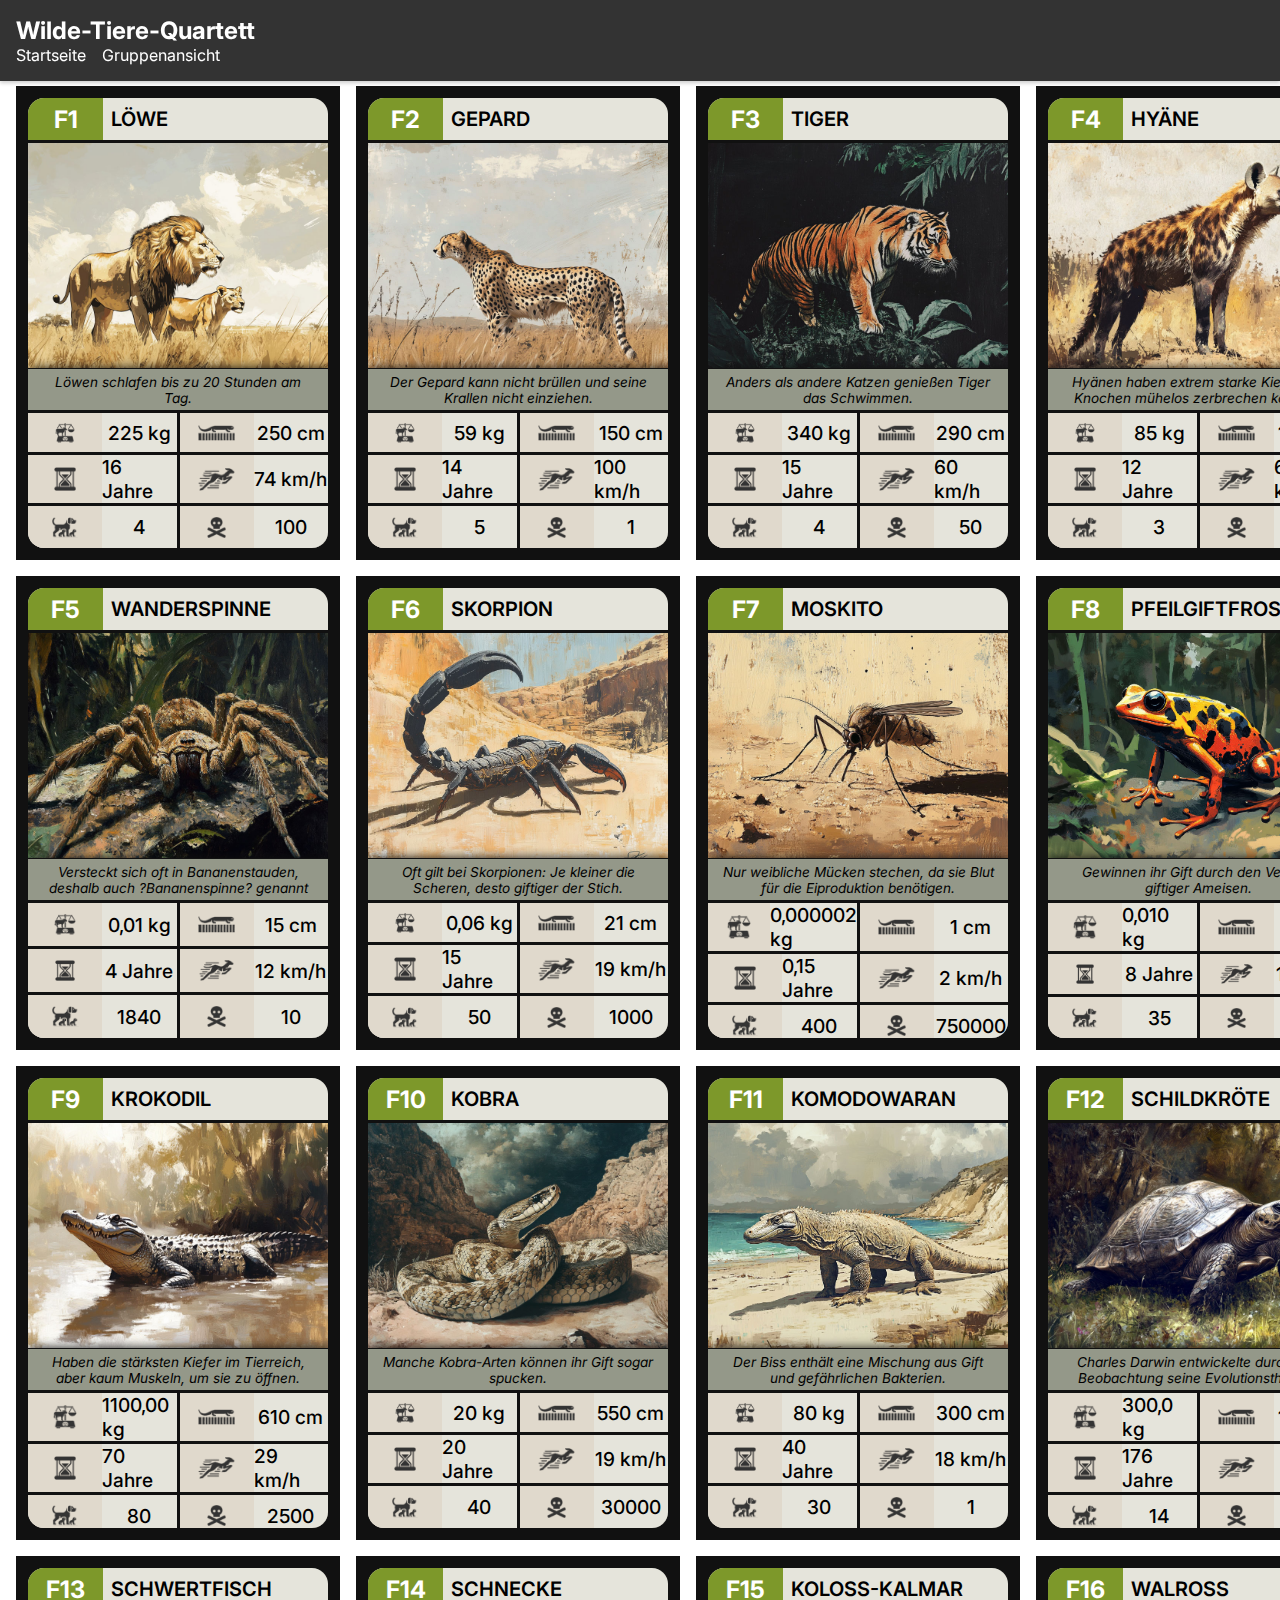
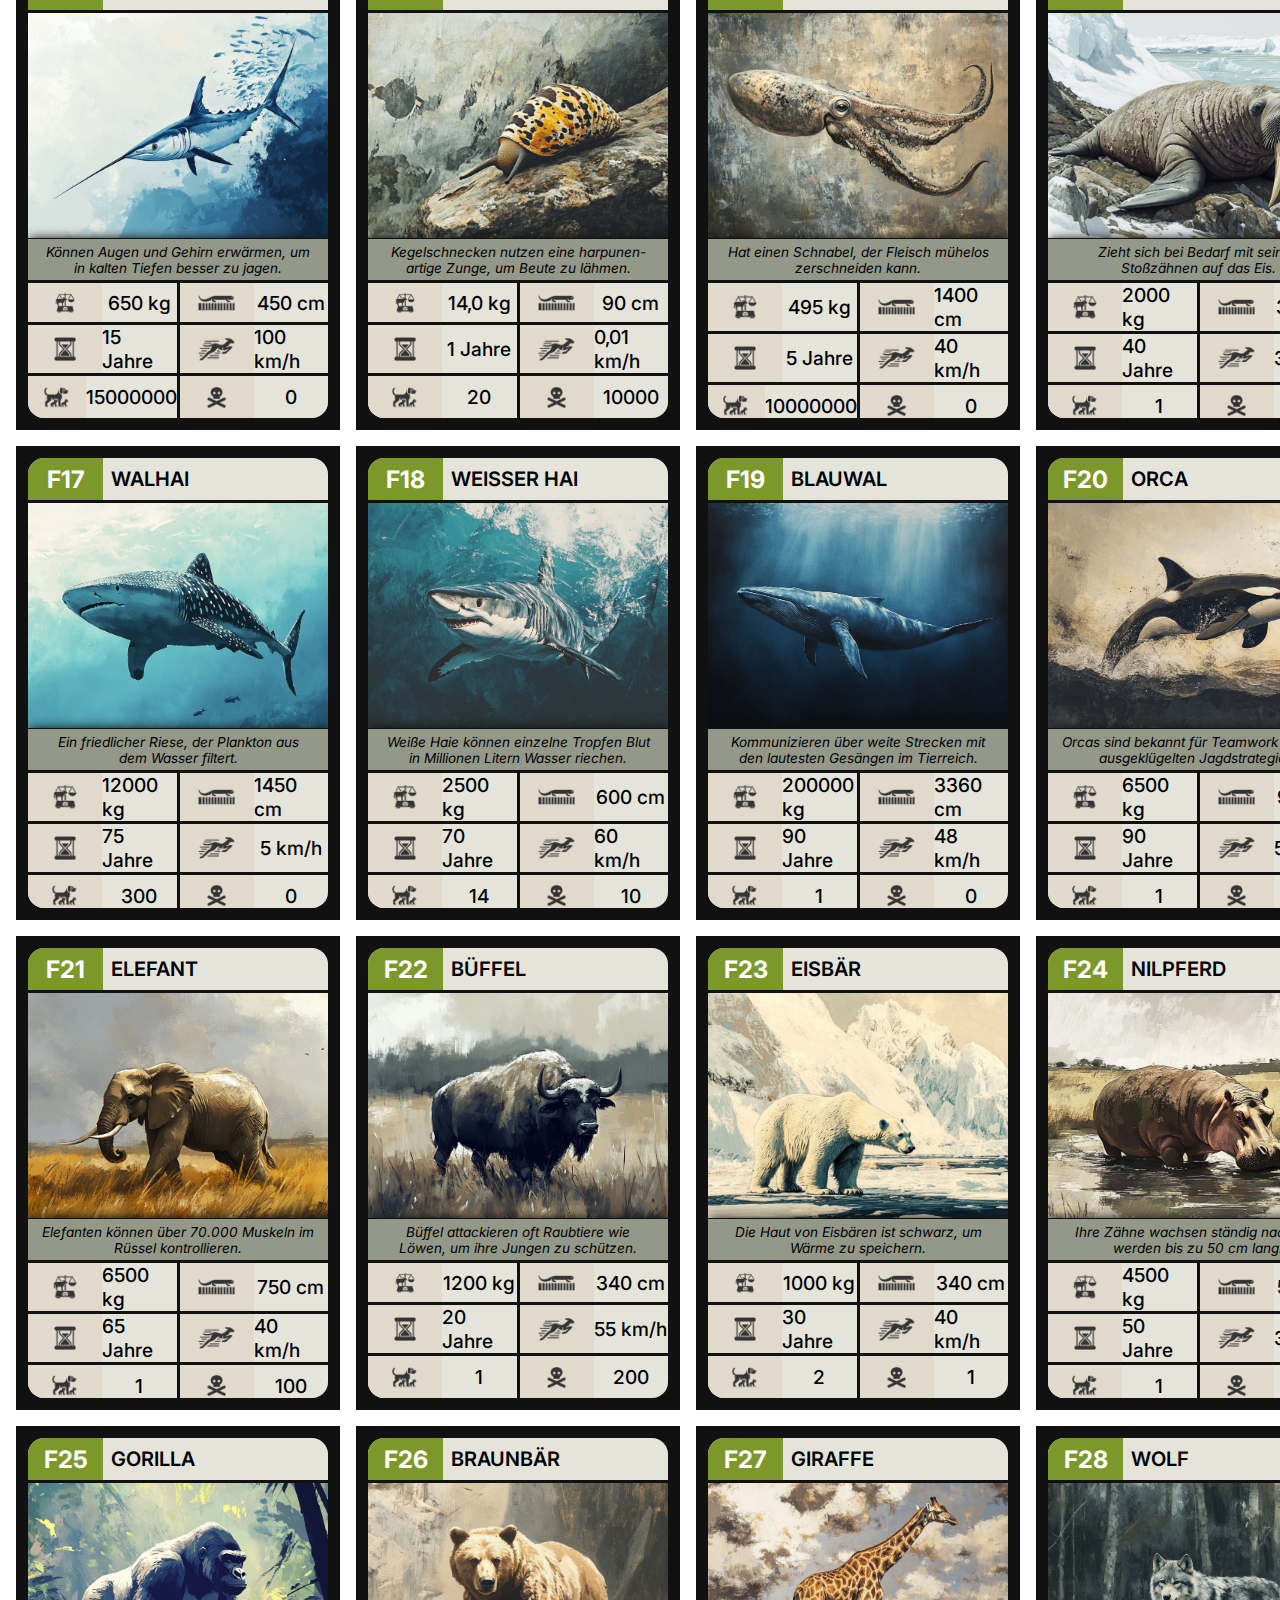
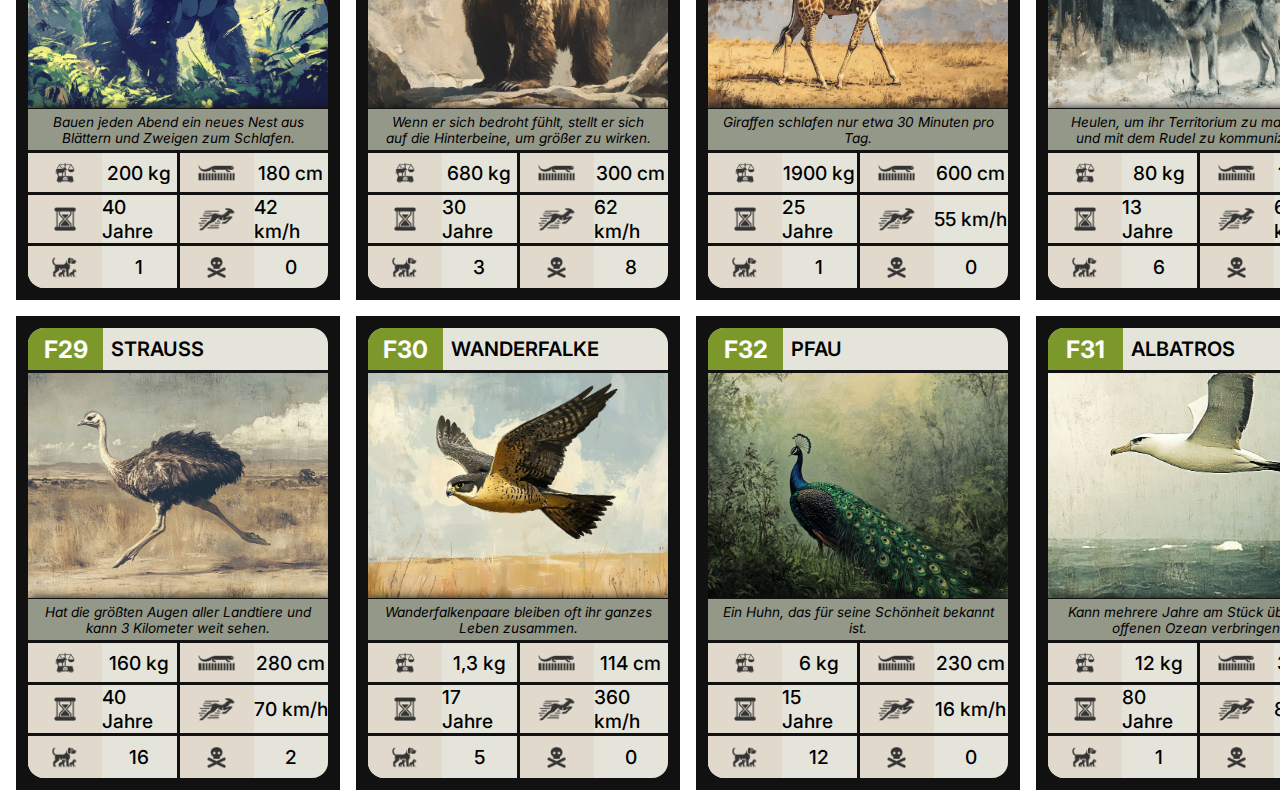
<file: Marlon Mutlu PE3 Abgabe  Karten/Übung 1/index.html>
<!DOCTYPE html>
<html lang="de">
<head>
  <meta charset="UTF-8">
  <meta name="viewport" content="width=device-width, initial-scale=1.0">
  <title>Wilde-Tiere-Quartett</title>
  <link rel="stylesheet" href="style-desktop.css" media="screen and (min-width: 768px)">
  <link rel="stylesheet" href="style-mobile.css" media="screen and (max-width: 767px)">
  <link rel="stylesheet" href="https://fonts.googleapis.com/css2?family=Roboto:wght@400;700&display=swap">
</head>
<body>
  <header>
    <h1>Wilde-Tiere-Quartett</h1>
    <nav>
      <ul>
        <li><a href="#">Startseite</a></li>
        <li><a href="#" id="group-toggle">Gruppenansicht</a></li>
      </ul>
    </nav>
  </header>
  <main id="card-container" class="grid-layout"></main>
  <script src="script.js"></script>
</body>
</html>
</file>
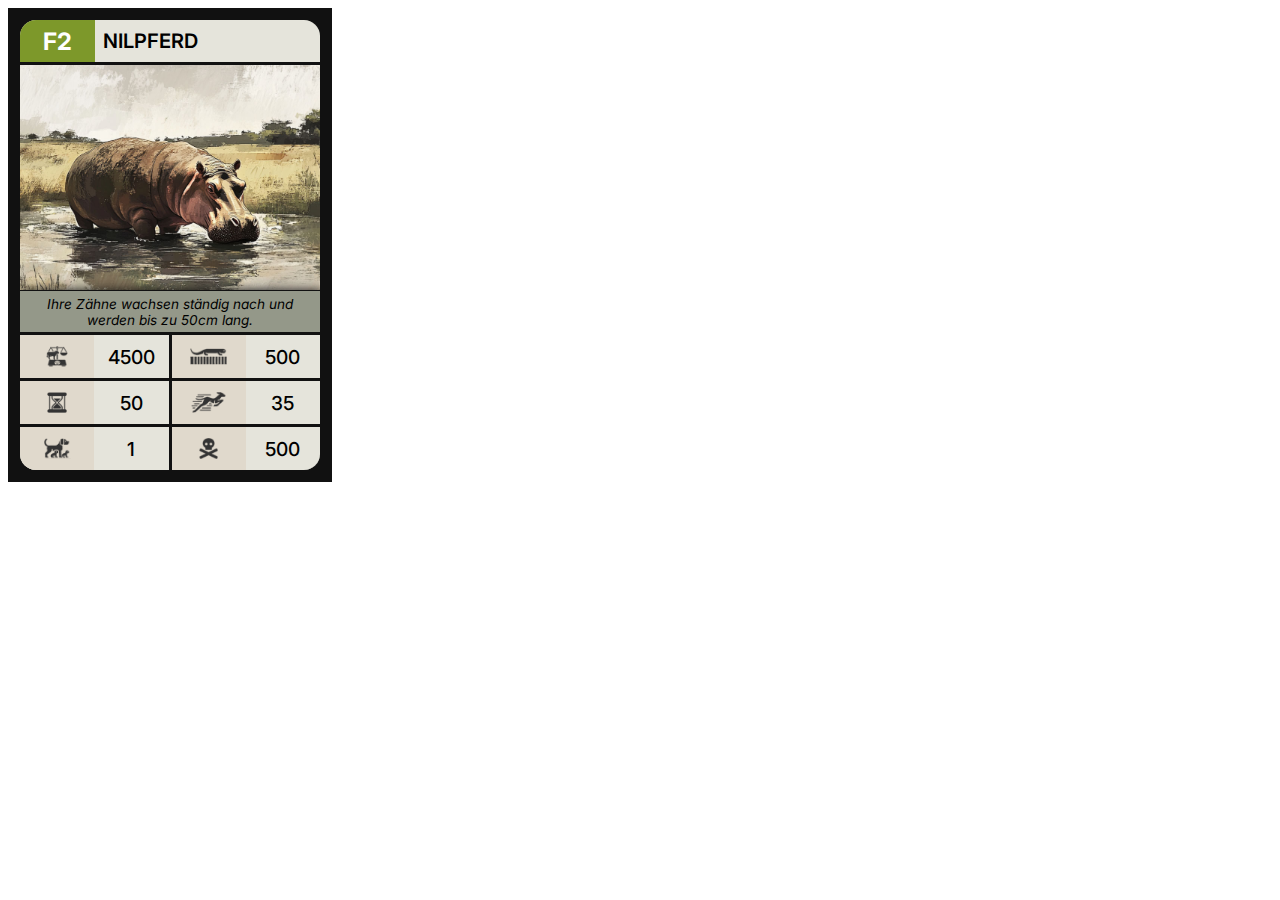
<file: Marlon Mutlu PE3 Abgabe  Karten/Übung 1/card.html>
<!DOCTYPE html>
<html lang="en">

<head>
    <meta charset="UTF-8">
    <meta name="viewport" content="width=device-width, initial-scale=1.0">
    <title>Document</title>

    <link rel="preconnect" href="https://fonts.googleapis.com">
    <link rel="preconnect" href="https://fonts.gstatic.com" crossorigin>
    <link
        href="https://fonts.googleapis.com/css2?family=Inter:ital,opsz,wght@0,14..32,100..900;1,14..32,100..900&display=swap"
        rel="stylesheet">
    <link rel="stylesheet" href="style.css">
</head>

<body>
    <div id="wrapper">
        <div class="card-wrapper">
            <div class="card-content">
                <div class="card-number border-bottom">F2</div>
                <div class="card-title border-bottom">Nilpferd</div>
                <img class="card-image" src="images/f2.jpg" />
                <div class="card-trivia border-bottom">Ihre Zähne wachsen ständig nach und werden bis zu 50cm lang.
                </div>
                <div class="stat-box">
                    <div class="stat-pair">
                        <div class="stat-icon">
                            <img src="icons/weight.png" alt="weight">
                        </div>
                        <div class="stat-content">4500</div>
                    </div>

                    <div class="stat-pair">

                        <div class="stat-icon">
                            <img src="icons/length.png" alt="length">

                        </div>
                        <div class="stat-content">500</div>
                    </div>

                    <div class="stat-pair">
                        <div class="stat-icon">
                            <img src="icons/age.png" alt="max age">

                        </div>
                        <div class="stat-content">50</div>
                    </div>

                    <div class="stat-pair">
                        <div class="stat-icon">
                            <img src="icons/speed.png" alt="max speed">

                        </div>
                        <div class="stat-content">35</div>
                    </div>

                    <div class="stat-pair">
                        <div class="stat-icon">
                            <img src="icons/offspring.png" alt="offspring per cycle">
                        </div>
                        <div class="stat-content">1</div>
                    </div>

                    <div class="stat-pair">
                        <div class="stat-icon">
                            <img src="icons/death.png" alt="caused yearly human casualties">
                        </div>
                        <div class="stat-content">500</div>
                    </div>
                </div>
            </div>
        </div>
    </div>
</body>

</html>
</file>
<file: Marlon Mutlu PE3 Abgabe  Karten/Übung 1/style-desktop.css>
/* Globales Styling */
body {
    margin: 0;
    padding-top: 70px; /* Platz für den fixierten Header, Höhe anpassen falls nötig */
    font-family: 'Roboto', sans-serif;
  }
  
  /* Fixierter Header */
  header {
    position: fixed;
    top: 0;
    left: 0;
    width: 100%;
    background-color: #333;
    color: white;
    padding: 1rem;
    z-index: 1000;
    box-shadow: 0 2px 4px rgba(0, 0, 0, 0.2); /* Optionaler Schatten */
  }
  
  header h1 {
    margin: 0;
    font-size: 1.5rem;
  }
  
  nav ul {
    list-style: none;
    padding: 0;
    margin: 0;
    display: flex;
    gap: 1rem;
  }
  
  nav ul li a {
    color: white;
    text-decoration: none;
  }
  
  /* Standard-Layout für Karten in 4 Spalten */
  .grid-layout {
    display: grid;
    grid-template-columns: repeat(4, 1fr); /* 4 Spalten */
    gap: 1rem;
    padding: 1rem;
  }
  
  /* Responsive Umschaltung auf 1 Spalte bei schmaleren Bildschirmen */
  @media (max-width: 768px) {
    .grid-layout {
      grid-template-columns: 1fr; /* 1 Spalte bei kleineren Bildschirmen */
    }
  }
</file>
<file: Marlon Mutlu PE3 Abgabe  Karten/Übung 1/style-mobile.css>
#card-container {
    display: flex;
    flex-direction: column;
    padding: 10px;
  }
  
  .card {
    margin-bottom: 10px;
  }
  header {
    position: fixed;
    top: 0;
    left: 0;
    width: 100%;
    background-color: #333;
    color: white;
    padding: 1rem;
    z-index: 1000;
    box-shadow: 0 2px 4px rgba(0, 0, 0, 0.2); /* Optionaler Schatten */
  }
  
  header h1 {
    margin: 0;
    font-size: 1.5rem; }

    nav ul {
        list-style: none;
        padding: 0;
        margin: 0;
        display: flex;
        gap: 1rem;
      }
      
      nav ul li a {
        color: white;
        text-decoration: none;
      }
</file>
<file: Marlon Mutlu PE3 Abgabe  Karten/Übung 1/style.css>
:root {
  --card-background-color: #E5E4DB;
  --card-dark-color: #111;
  --thick-line-strength: 3px;
}

* {
  box-sizing: border-box;
  font-family: "Inter", sans-serif;
}

.border-bottom {
  border-bottom: var(--thick-line-strength) solid var(--card-dark-color);
}

.card-wrapper {
  background-color: var(--card-dark-color);
  padding: 12px;
  display: inline-block;
}

.card-content {
  background-color: var(--card-background-color);
  display: grid;
  overflow: hidden;
  width: 300px;
  height: 450px;
  grid-template-columns: repeat(4, 1fr);
  grid-template-rows: repeat(10, 1fr);
  border-radius: 1em;
}

.card-number {
  display: flex;
  justify-content: center;
  align-items: center;
  background-color: #7D982A;
  color: white;
  font-weight: 700;
  font-size: 1.5rem;
}

.card-title {
  grid-column: span 3;
  display: flex;
  align-items: center;
  padding-left: .5rem;
  text-transform: uppercase;
  font-weight: 600;
  font-size: 1.25rem;
}

.card-image {
  grid-column: span 4;
  grid-row: span 5;
  background-color: white;
  width: 100%;
  height: 100%;
  max-width: 100%;
  max-height: 100%;
  object-fit: cover;
}

.card-trivia {
  grid-column: span 4;
  display: flex;
  justify-content: center;
  align-items: center;
  text-align: center;
  padding: 0 1em;
  background-color: #949889;
  font-style: italic;
  font-size: .85em;
  border-top: 1px solid var(--card-dark-color);
  box-shadow: 2px 0px 10px var(--card-dark-color);
}

.stat-box {
  grid-column: span 4;
  grid-row: span 3;
  display: grid;
  grid-template-columns: 1fr 1fr;
  grid-template-rows: repeat(3, 1fr);
  gap: var(--thick-line-strength);
  background-color: var(--card-dark-color);
}

.stat-pair {
  display: grid;
  grid-template-columns: 1fr 1fr;
  background-color: var(--card-background-color);
}

.stat-icon,
.stat-content {
  display: flex;
  justify-content: center;
  align-items: center;
  font-size: 1.2em;
  font-weight: 500;
}

.stat-icon {
  background-color: #E0D9CC;
}

.stat-icon img {
  max-height: 50%;
  max-width: 50%;
  object-fit: cover;
}
</file>
